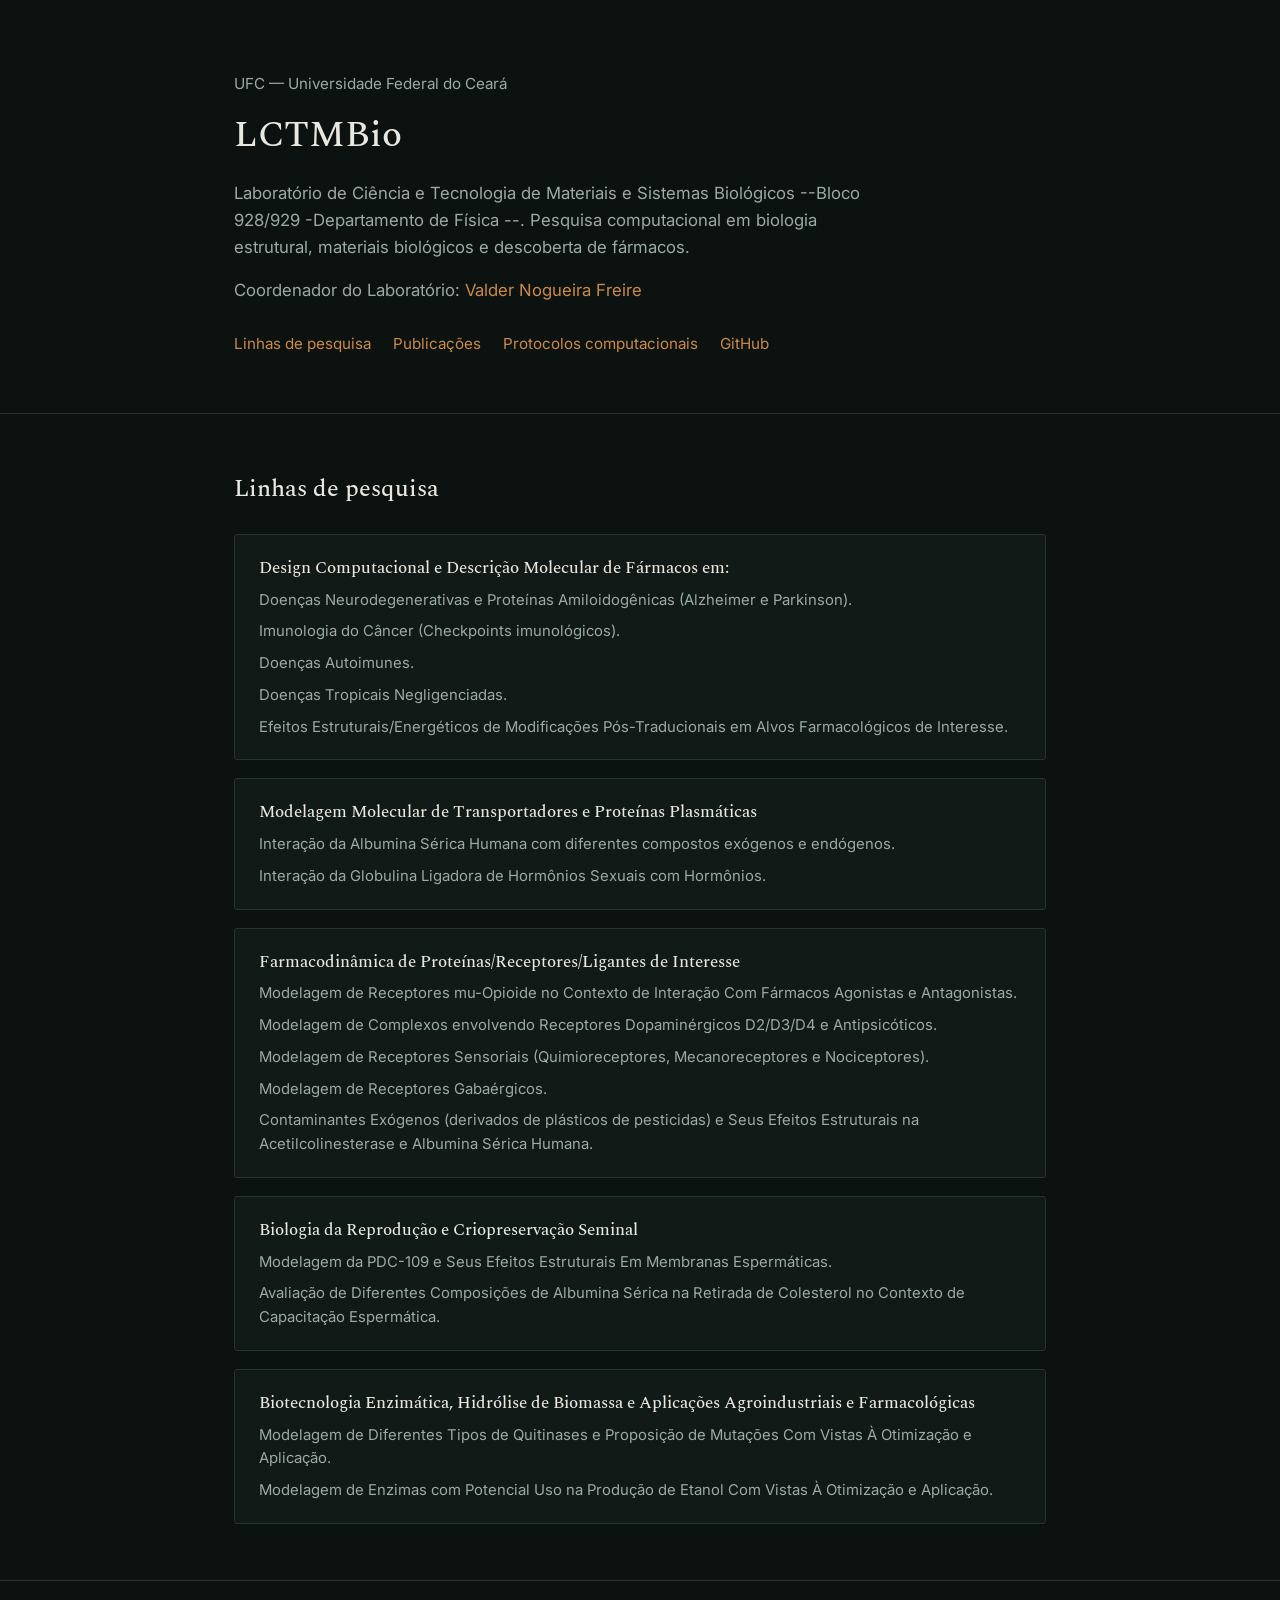
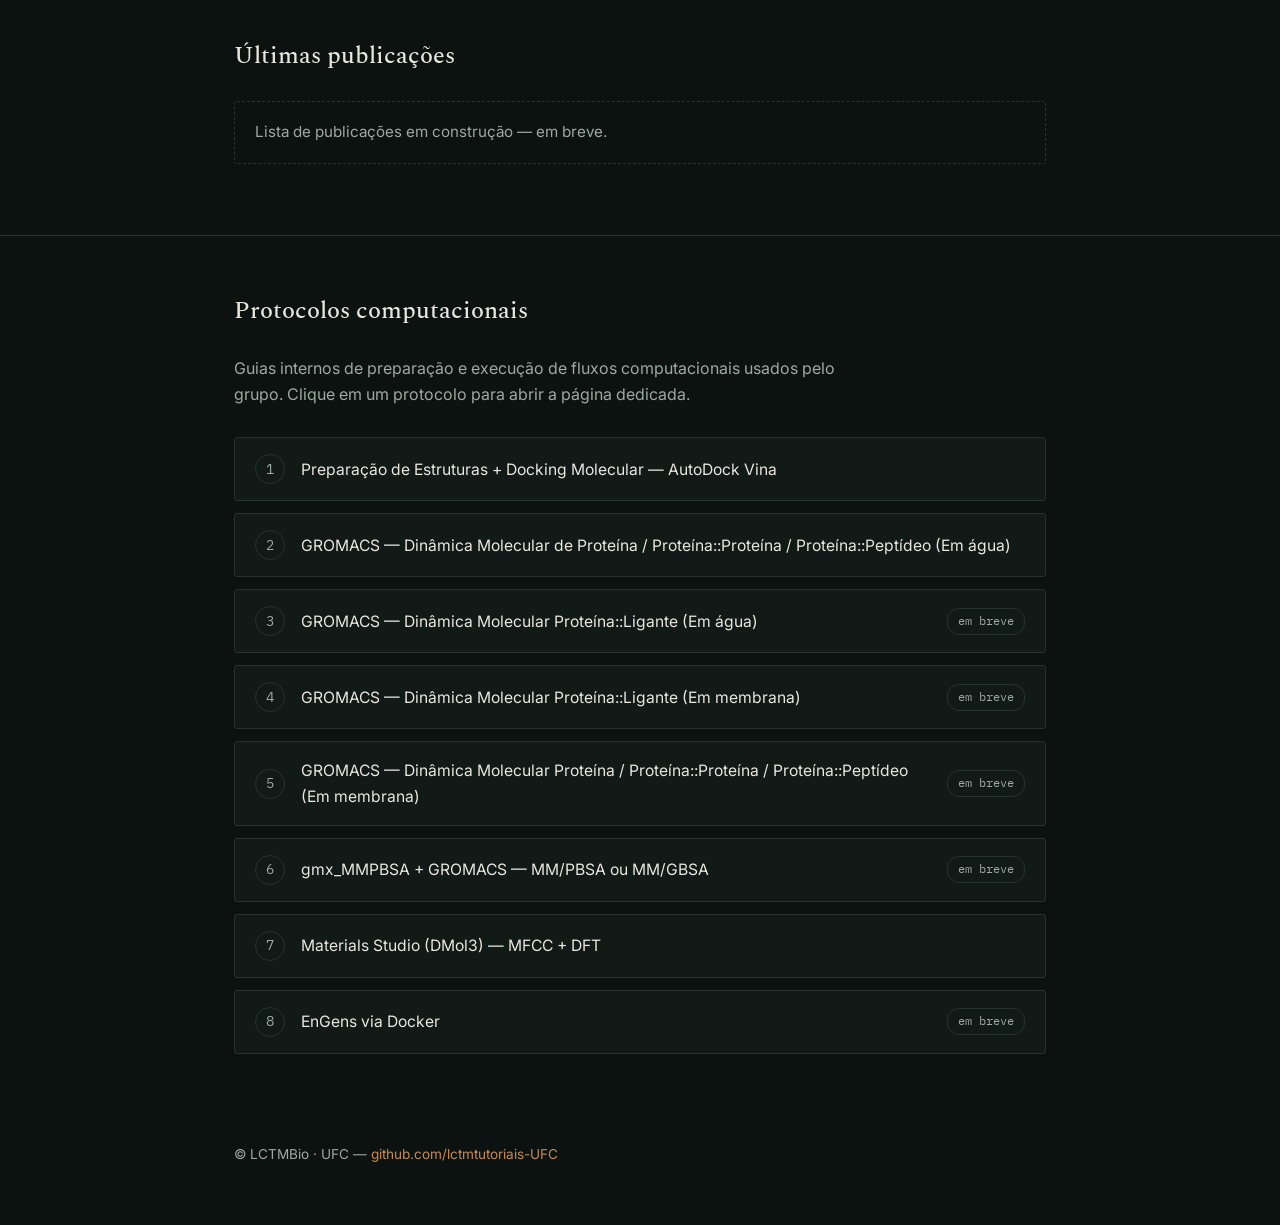
<file: index.html>
<!DOCTYPE html>
<html lang="pt-BR">
<head>
<meta charset="UTF-8">
<meta name="viewport" content="width=device-width, initial-scale=1.0">
<title>LCTMBio — Laboratório de Ciência e Tecnologia de Materiais e Sistemas Biológicos</title>
<link rel="preconnect" href="https://fonts.googleapis.com">
<link rel="preconnect" href="https://fonts.gstatic.com" crossorigin>
<link href="https://fonts.googleapis.com/css2?family=Spectral:wght@400;500;600&family=Inter:wght@400;500;600&family=IBM+Plex+Mono:wght@400;500&display=swap" rel="stylesheet">
<link rel="stylesheet" href="assets/style.css">
</head>
<body>

<header class="hero">
  <div class="wrap">
    <p class="kicker">UFC — Universidade Federal do Ceará</p>
    <h1>LCTMBio</h1>
    <p class="desc">Laboratório de Ciência e Tecnologia de Materiais e Sistemas Biológicos --Bloco 928/929 -Departamento de Física --. Pesquisa computacional em biologia estrutural, materiais biológicos e descoberta de fármacos.</p>
    <p class="desc">Coordenador do Laboratório: <a href="http://lattes.cnpq.br/8647922327100953" target="_blank" rel="noopener">Valder Nogueira Freire</a></h3></p>
    <nav>
      <a href="#linhas">Linhas de pesquisa</a>
      <a href="#publicacoes">Publicações</a>
      <a href="#protocolos">Protocolos computacionais</a>
      <a href="https://github.com/lctmtutoriais-UFC">GitHub</a>
    </nav>
  </div>
</header>

<section id="linhas">
  <div class="wrap">
    <h2>Linhas de pesquisa</h2>
    <div class="lines">
      <div class="line-item">
        <h3>Design Computacional e Descrição Molecular de Fármacos em:</h3>
        <p>Doenças Neurodegenerativas e Proteínas Amiloidogênicas (Alzheimer e Parkinson).</p>
        <p>Imunologia do Câncer (Checkpoints imunológicos).</p>
        <p>Doenças Autoimunes.</p>
        <p>Doenças Tropicais Negligenciadas.</p>
        <p>Efeitos Estruturais/Energéticos de Modificações Pós-Traducionais em Alvos Farmacológicos de Interesse.</p>
      </div>
      <div class="line-item">
        <h3>Modelagem Molecular de Transportadores e Proteínas Plasmáticas</h3>
        <p>Interação da Albumina Sérica Humana com diferentes compostos exógenos e endógenos.</p>
        <p>Interação da Globulina Ligadora de Hormônios Sexuais com Hormônios.</p>
      </div>
      <div class="line-item">
        <h3>Farmacodinâmica de Proteínas/Receptores/Ligantes de Interesse</h3>
        <p>Modelagem de Receptores mu-Opioide no Contexto de Interação Com Fármacos Agonistas e Antagonistas.</p>
        <p>Modelagem de Complexos envolvendo Receptores Dopaminérgicos D2/D3/D4 e Antipsicóticos.</p>
        <p>Modelagem de Receptores Sensoriais (Quimioreceptores, Mecanoreceptores e Nociceptores).</p>
        <p>Modelagem de Receptores Gabaérgicos.</p>
        <p>Contaminantes Exógenos (derivados de plásticos de pesticidas) e Seus Efeitos Estruturais na Acetilcolinesterase e Albumina Sérica Humana.</p>
      </div>
      <div class="line-item">
        <h3>Biologia da Reprodução e Criopreservação Seminal</h3>
        <p>Modelagem da PDC-109 e Seus Efeitos Estruturais Em Membranas Espermáticas.</p>
        <p>Avaliação de Diferentes Composições de Albumina Sérica na Retirada de Colesterol no Contexto de Capacitação Espermática.</p>
      </div>
      <div class="line-item">
        <h3>Biotecnologia Enzimática, Hidrólise de Biomassa e Aplicações Agroindustriais e Farmacológicas</h3>
        <p>Modelagem de Diferentes Tipos de Quitinases e Proposição de Mutações Com Vistas À Otimização e Aplicação.</p>
        <p>Modelagem de Enzimas com Potencial Uso na Produção de Etanol Com Vistas À Otimização e Aplicação.</p>
      </div>
    </div>
  </div>
</section>

<section id="publicacoes">
  <div class="wrap">
    <h2>Últimas publicações</h2>
    <p class="pub-placeholder">Lista de publicações em construção — em breve.</p>
  </div>
</section>

<section id="protocolos">
  <div class="wrap">
    <h2>Protocolos computacionais</h2>
    <p class="protocol-intro">Guias internos de preparação e execução de fluxos computacionais usados pelo grupo. Clique em um protocolo para abrir a página dedicada.</p>

    <ul class="protocol-list">
      <li><a href="protocolos/docking-vina.html"><span class="protocol-num">1</span><span class="protocol-title">Preparação de Estruturas + Docking Molecular — AutoDock Vina</span></a></li>
      <li><a href="protocolos/md-proteina-agua.html"><span class="protocol-num">2</span><span class="protocol-title">GROMACS — Dinâmica Molecular de Proteína / Proteína::Proteína / Proteína::Peptídeo (Em água)</span></a></li>
      <li><a href="protocolos/md-proteina-ligante-agua.html"><span class="protocol-num">3</span><span class="protocol-title">GROMACS — Dinâmica Molecular Proteína::Ligante (Em água)</span><span class="status-pill">em breve</span></a></li>
      <li><a href="protocolos/md-proteina-ligante-membrana.html"><span class="protocol-num">4</span><span class="protocol-title">GROMACS — Dinâmica Molecular Proteína::Ligante (Em membrana)</span><span class="status-pill">em breve</span></a></li>
      <li><a href="protocolos/md-proteina-membrana.html"><span class="protocol-num">5</span><span class="protocol-title">GROMACS — Dinâmica Molecular Proteína / Proteína::Proteína / Proteína::Peptídeo (Em membrana)</span><span class="status-pill">em breve</span></a></li>
      <li><a href="protocolos/mmpbsa-gbsa.html"><span class="protocol-num">6</span><span class="protocol-title">gmx_MMPBSA + GROMACS — MM/PBSA ou MM/GBSA</span><span class="status-pill">em breve</span></a></li>
      <li><a href="protocolos/mfcc-dft.html"><span class="protocol-num">7</span><span class="protocol-title">Materials Studio (DMol3) — MFCC + DFT</span></a></li>
      <li><a href="protocolos/conf-representativas-EnGens.html"><span class="protocol-num">8</span><span class="protocol-title">EnGens via Docker</span><span class="status-pill">em breve</span></a></li>
    </ul>
  </div>
</section>

<footer>
  <div class="wrap">
    © LCTMBio · UFC — <a href="https://github.com/lctmtutoriais-UFC">github.com/lctmtutoriais-UFC</a>
  </div>
</footer>

</body>
</html>
</file>
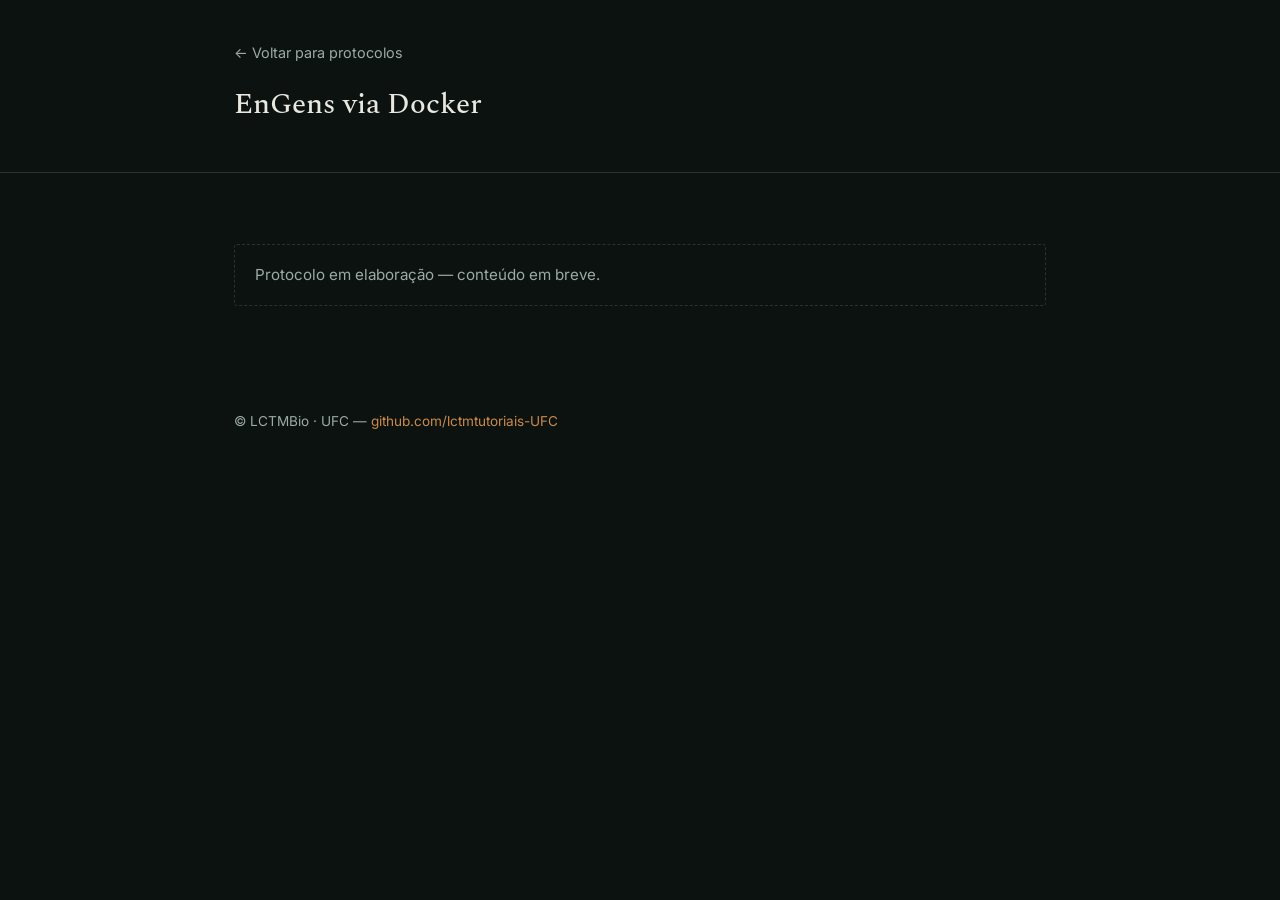
<file: protocolos/conf-representativas-EnGens.html>
<!DOCTYPE html>
<html lang="pt-BR">
<head>
<meta charset="UTF-8">
<meta name="viewport" content="width=device-width, initial-scale=1.0">
<title>EnGens via Docker — LCTMBio</title>
<link rel="preconnect" href="https://fonts.googleapis.com">
<link rel="preconnect" href="https://fonts.gstatic.com" crossorigin>
<link href="https://fonts.googleapis.com/css2?family=Spectral:wght@400;500;600&family=Inter:wght@400;500;600&family=IBM+Plex+Mono:wght@400;500&display=swap" rel="stylesheet">
<link rel="stylesheet" href="../assets/style.css">
</head>
<body>

<header class="page-header">
  <div class="wrap">
    <a class="back-link" href="../index.html#protocolos">← Voltar para protocolos</a>
    <h1>EnGens via Docker</h1>
  </div>
</header>

<section>
  <div class="wrap">
    <p class="pub-placeholder">Protocolo em elaboração — conteúdo em breve.</p>
  </div>
</section>

<footer>
  <div class="wrap">
    © LCTMBio · UFC — <a href="https://github.com/lctmtutoriais-UFC">github.com/lctmtutoriais-UFC</a>
  </div>
</footer>

</body>
</html>
</file>
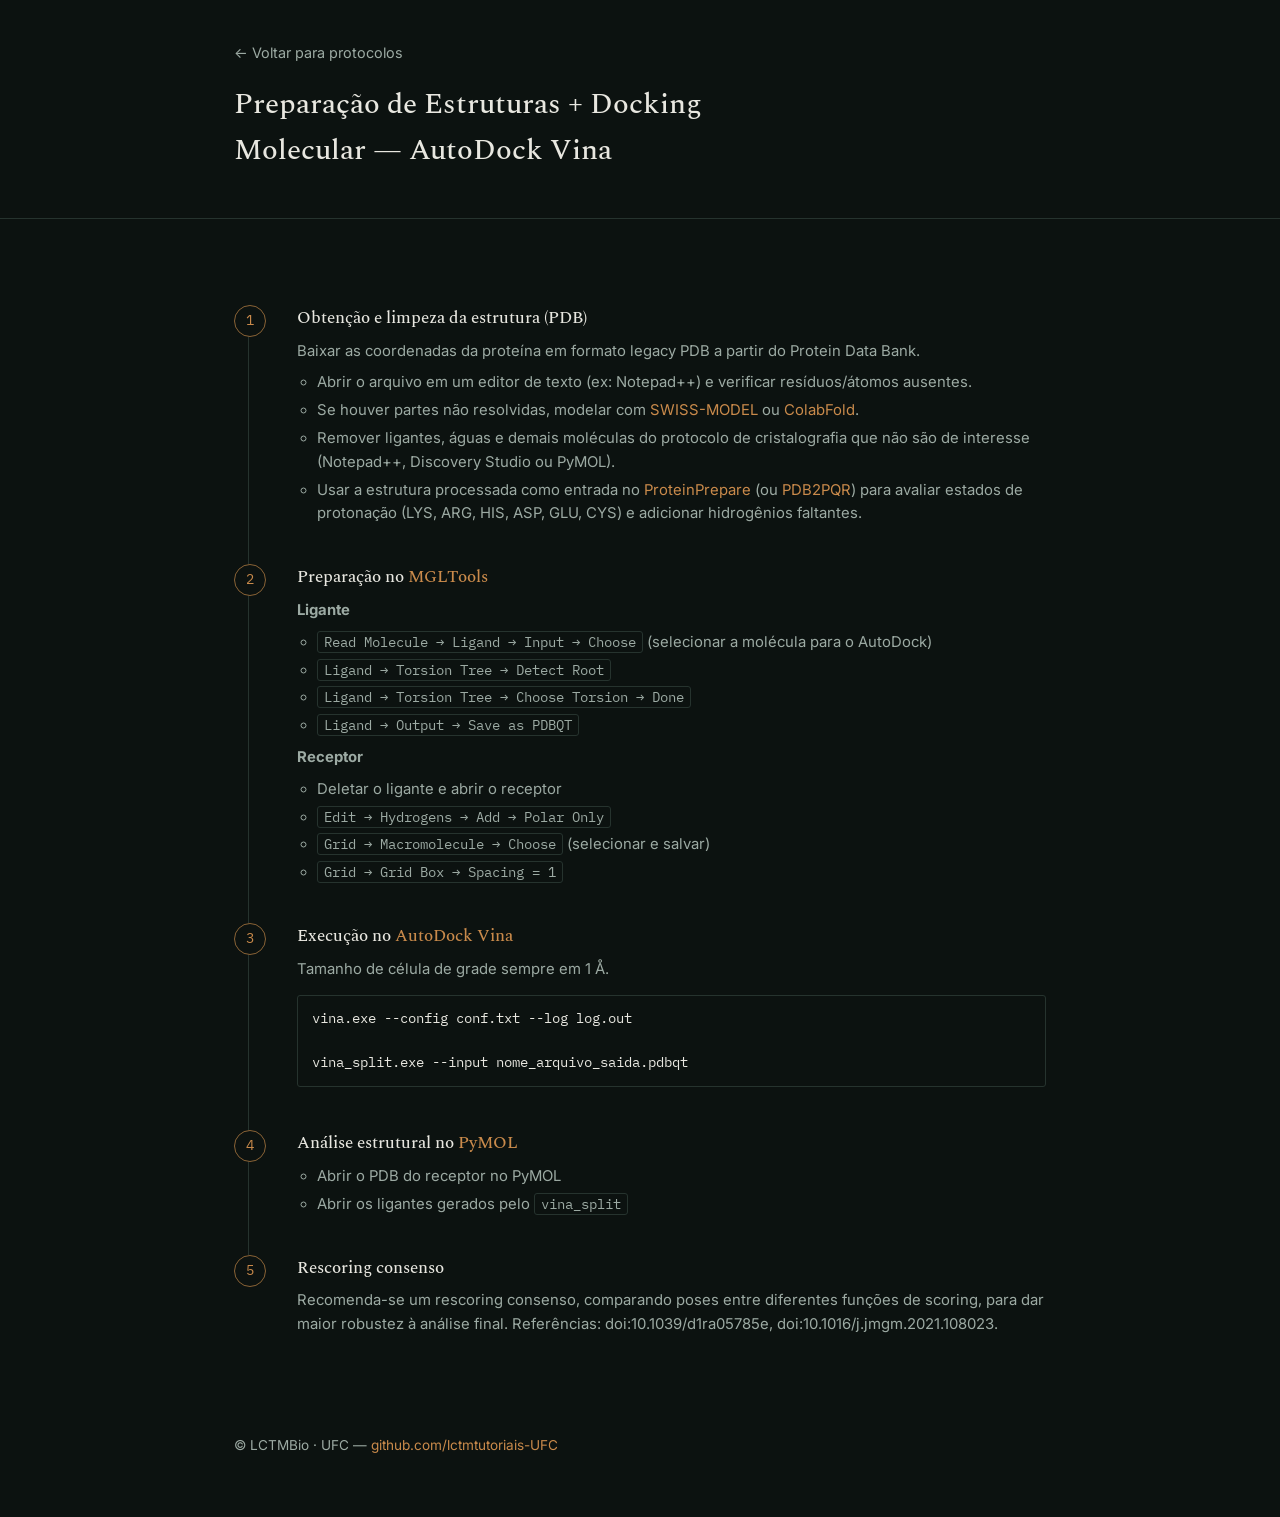
<file: protocolos/docking-vina.html>
<!DOCTYPE html>
<html lang="pt-BR">
<head>
<meta charset="UTF-8">
<meta name="viewport" content="width=device-width, initial-scale=1.0">
<title>Preparação de Estruturas + Docking Molecular (AutoDock Vina) — LCTMBio</title>
<link rel="preconnect" href="https://fonts.googleapis.com">
<link rel="preconnect" href="https://fonts.gstatic.com" crossorigin>
<link href="https://fonts.googleapis.com/css2?family=Spectral:wght@400;500;600&family=Inter:wght@400;500;600&family=IBM+Plex+Mono:wght@400;500&display=swap" rel="stylesheet">
<link rel="stylesheet" href="../assets/style.css">
</head>
<body>

<header class="page-header">
  <div class="wrap">
    <a class="back-link" href="../index.html#protocolos">← Voltar para protocolos</a>
    <h1>Preparação de Estruturas + Docking Molecular — AutoDock Vina</h1>
  </div>
</header>

<section>
  <div class="wrap">
    <ol class="steps">
      <li>
        <h3>Obtenção e limpeza da estrutura (PDB)</h3>
        <p>Baixar as coordenadas da proteína em formato legacy PDB a partir do Protein Data Bank.</p>
        <ul>
          <li>Abrir o arquivo em um editor de texto (ex: Notepad++) e verificar resíduos/átomos ausentes.</li>
          <li>Se houver partes não resolvidas, modelar com <a href="https://swissmodel.expasy.org/" target="_blank" rel="noopener">SWISS-MODEL</a> ou <a href="https://colab.research.google.com/github/sokrypton/ColabFold/blob/main/AlphaFold2.ipynb" target="_blank" rel="noopener">ColabFold</a>.</li>
          <li>Remover ligantes, águas e demais moléculas do protocolo de cristalografia que não são de interesse (Notepad++, Discovery Studio ou PyMOL).</li>
          <li>Usar a estrutura processada como entrada no <a href="https://open.playmolecule.org/" target="_blank" rel="noopener">ProteinPrepare</a> (ou <a href="https://server.poissonboltzmann.org/pdb2pqr" target="_blank" rel="noopener">PDB2PQR</a>) para avaliar estados de protonação (LYS, ARG, HIS, ASP, GLU, CYS) e adicionar hidrogênios faltantes.</li>
        </ul>
      </li>

      <li>
        <h3>Preparação no <a href="https://ccsb.scripps.edu/mgltools/downloads/" target="_blank" rel="noopener">MGLTools</a></h3>
        <p><strong>Ligante</strong></p>
        <ul>
          <li><code class="inline">Read Molecule → Ligand → Input → Choose</code> (selecionar a molécula para o AutoDock)</li>
          <li><code class="inline">Ligand → Torsion Tree → Detect Root</code></li>
          <li><code class="inline">Ligand → Torsion Tree → Choose Torsion → Done</code></li>
          <li><code class="inline">Ligand → Output → Save as PDBQT</code></li>
        </ul>
        <p><strong>Receptor</strong></p>
        <ul>
          <li>Deletar o ligante e abrir o receptor</li>
          <li><code class="inline">Edit → Hydrogens → Add → Polar Only</code></li>
          <li><code class="inline">Grid → Macromolecule → Choose</code> (selecionar e salvar)</li>
          <li><code class="inline">Grid → Grid Box → Spacing = 1</code></li>
        </ul>
      </li>

      <li>
        <h3>Execução no <a href="https://vina.scripps.edu/" target="_blank" rel="noopener">AutoDock Vina</a></h3>
        <p>Tamanho de célula de grade sempre em 1 Å.</p>
        <pre>vina.exe --config conf.txt --log log.out

vina_split.exe --input nome_arquivo_saida.pdbqt</pre>
      </li>

      <li>
        <h3>Análise estrutural no <a href="https://www.pymol.org/" target="_blank" rel="noopener">PyMOL</a></h3>
        <ul>
          <li>Abrir o PDB do receptor no PyMOL</li>
          <li>Abrir os ligantes gerados pelo <code class="inline">vina_split</code></li>
        </ul>
      </li>

      <li>
        <h3>Rescoring consenso</h3>
        <p>Recomenda-se um rescoring consenso, comparando poses entre diferentes funções de scoring, para dar maior robustez à análise final. Referências: doi:10.1039/d1ra05785e, doi:10.1016/j.jmgm.2021.108023.</p>
      </li>
    </ol>
  </div>
</section>

<footer>
  <div class="wrap">
    © LCTMBio · UFC — <a href="https://github.com/lctmtutoriais-UFC">github.com/lctmtutoriais-UFC</a>
  </div>
</footer>

</body>
</html>
</file>
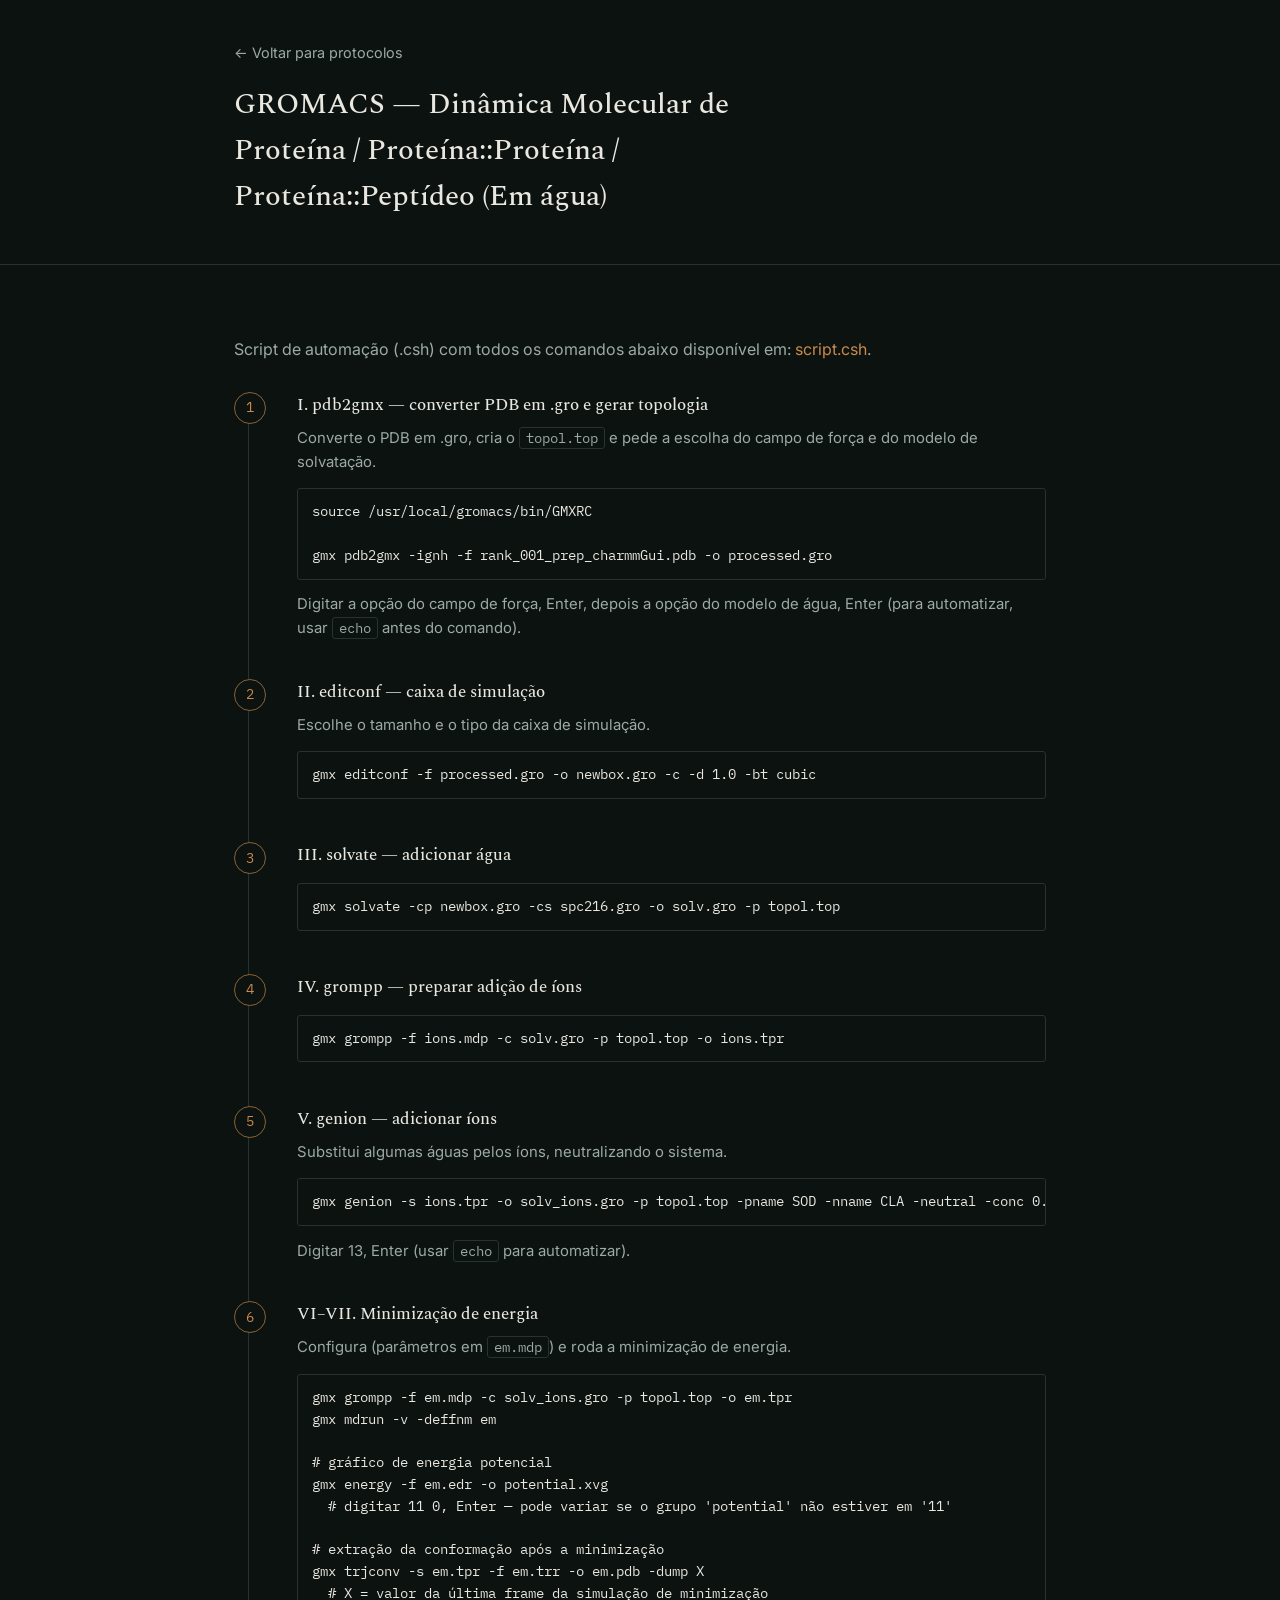
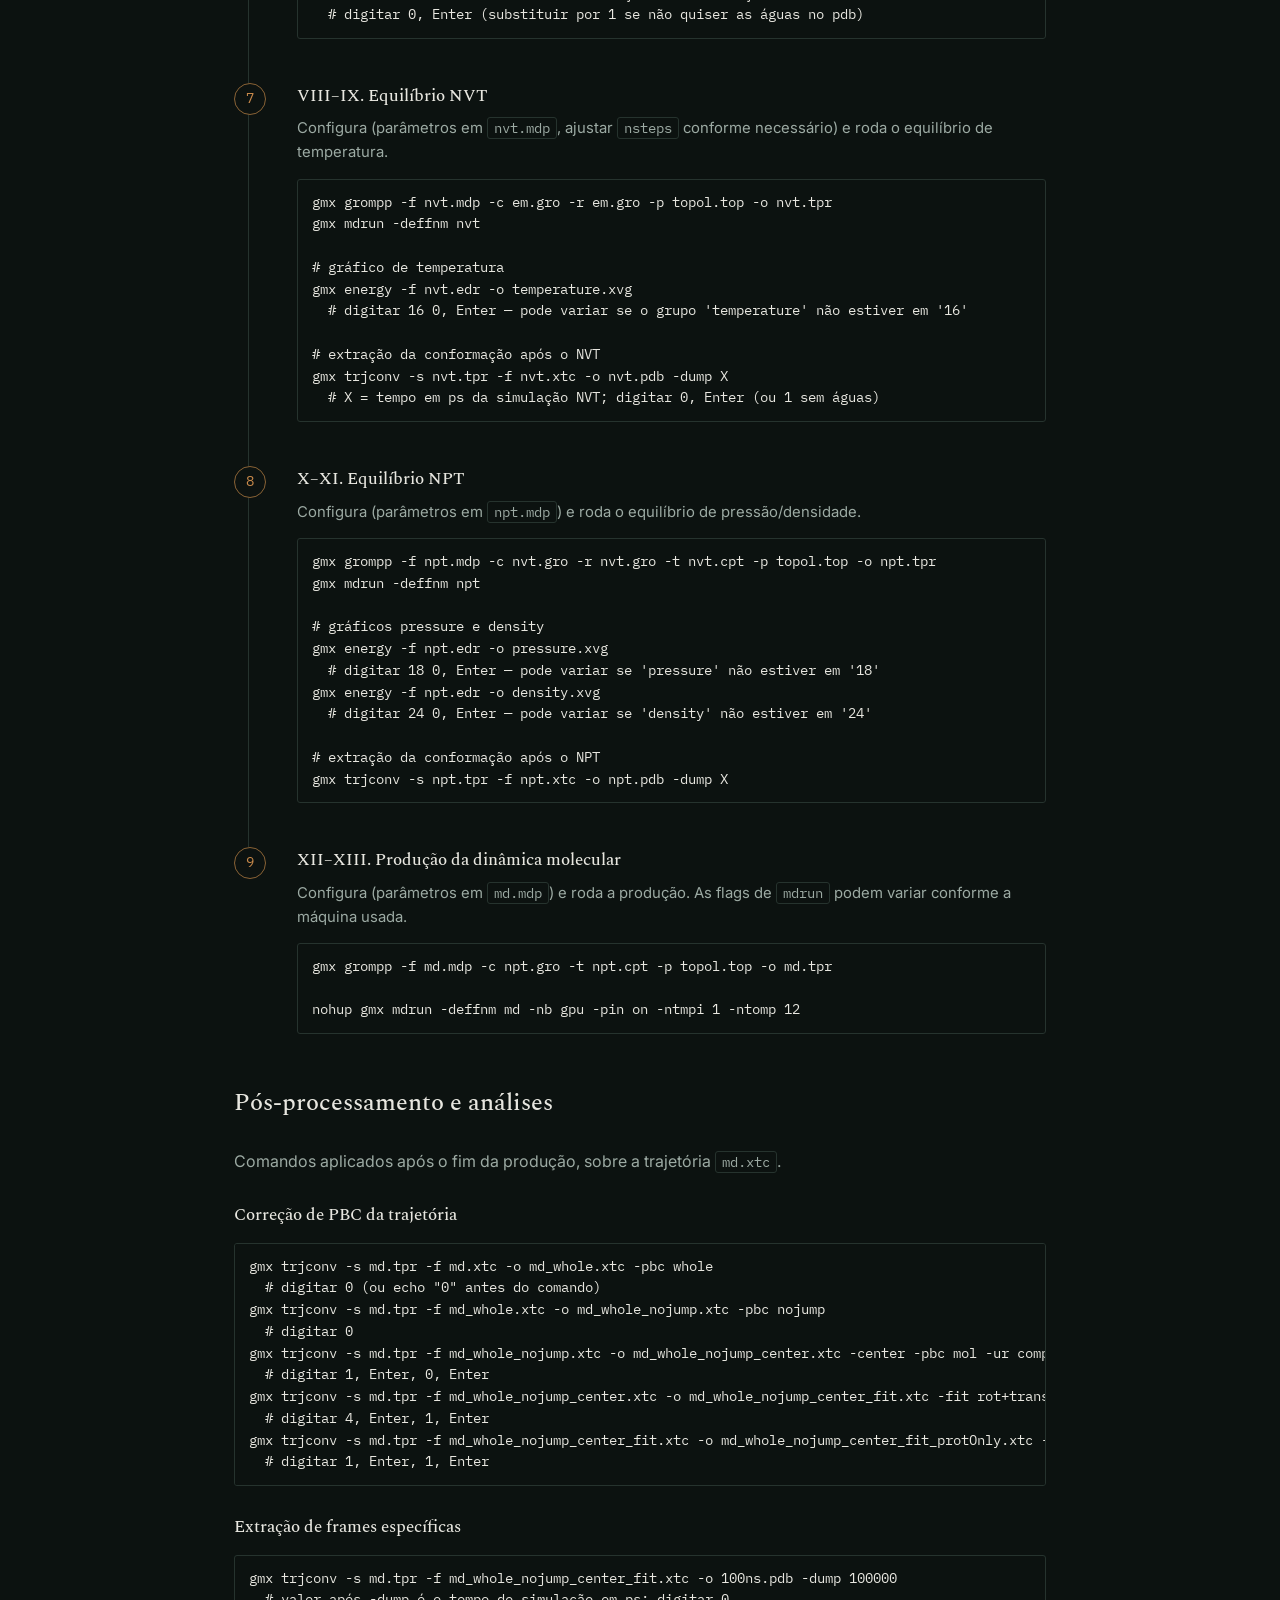
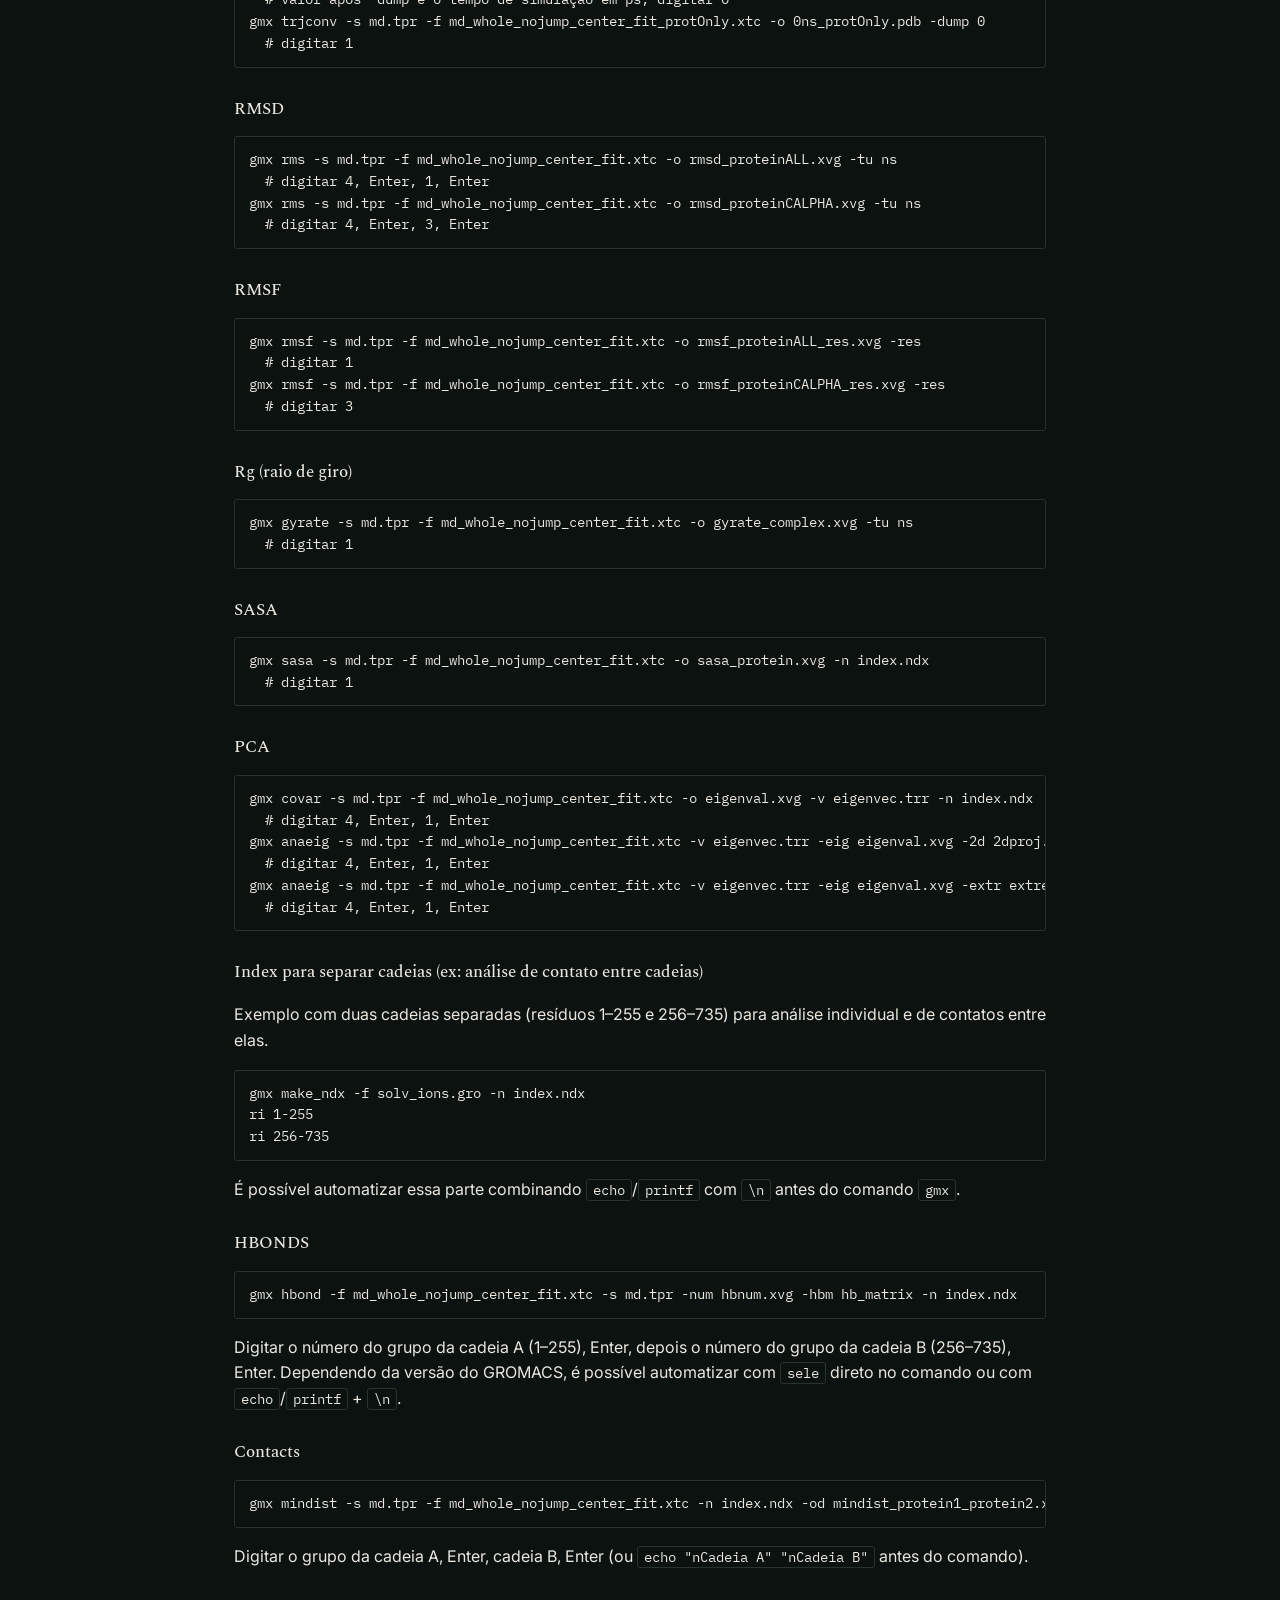
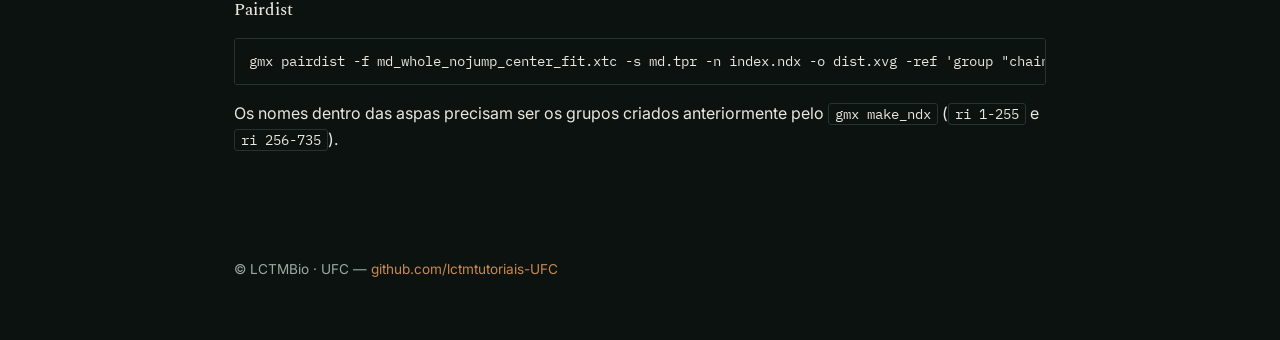
<file: protocolos/md-proteina-agua.html>
<!DOCTYPE html>
<html lang="pt-BR">
<head>
<meta charset="UTF-8">
<meta name="viewport" content="width=device-width, initial-scale=1.0">
<title>GROMACS — Dinâmica Molecular de Proteína / Proteína::Proteína / Proteína::Peptídeo (Em água) — LCTMBio</title>
<link rel="preconnect" href="https://fonts.googleapis.com">
<link rel="preconnect" href="https://fonts.gstatic.com" crossorigin>
<link href="https://fonts.googleapis.com/css2?family=Spectral:wght@400;500;600&family=Inter:wght@400;500;600&family=IBM+Plex+Mono:wght@400;500&display=swap" rel="stylesheet">
<link rel="stylesheet" href="../assets/style.css">
</head>
<body>

<header class="page-header">
  <div class="wrap">
    <a class="back-link" href="../index.html#protocolos">← Voltar para protocolos</a>
    <h1>GROMACS — Dinâmica Molecular de Proteína / Proteína::Proteína / Proteína::Peptídeo (Em água)</h1>
  </div>
</header>

<section>
  <div class="wrap">
    <p class="protocol-intro">Script de automação (.csh) com todos os comandos abaixo disponível em: <a href="https://github.com/lctmtutoriais-UFC/.github.io/blob/74e7750c34f6b6d82a7593d5f21d34f54bab13e0/Arquivos_Proteina_Proteina-Proteina_Proteina-Peptideo%20-Agua/script.csh">script.csh</a>.</p>

    <ol class="steps">
      <li>
        <h3>I. pdb2gmx — converter PDB em .gro e gerar topologia</h3>
        <p>Converte o PDB em .gro, cria o <code class="inline">topol.top</code> e pede a escolha do campo de força e do modelo de solvatação.</p>
        <pre>source /usr/local/gromacs/bin/GMXRC

gmx pdb2gmx -ignh -f rank_001_prep_charmmGui.pdb -o processed.gro</pre>
        <p>Digitar a opção do campo de força, Enter, depois a opção do modelo de água, Enter (para automatizar, usar <code class="inline">echo</code> antes do comando).</p>
      </li>

      <li>
        <h3>II. editconf — caixa de simulação</h3>
        <p>Escolhe o tamanho e o tipo da caixa de simulação.</p>
        <pre>gmx editconf -f processed.gro -o newbox.gro -c -d 1.0 -bt cubic</pre>
      </li>

      <li>
        <h3>III. solvate — adicionar água</h3>
        <pre>gmx solvate -cp newbox.gro -cs spc216.gro -o solv.gro -p topol.top</pre>
      </li>

      <li>
        <h3>IV. grompp — preparar adição de íons</h3>
        <pre>gmx grompp -f ions.mdp -c solv.gro -p topol.top -o ions.tpr</pre>
      </li>

      <li>
        <h3>V. genion — adicionar íons</h3>
        <p>Substitui algumas águas pelos íons, neutralizando o sistema.</p>
        <pre>gmx genion -s ions.tpr -o solv_ions.gro -p topol.top -pname SOD -nname CLA -neutral -conc 0.15</pre>
        <p>Digitar 13, Enter (usar <code class="inline">echo</code> para automatizar).</p>
      </li>

      <li>
        <h3>VI–VII. Minimização de energia</h3>
        <p>Configura (parâmetros em <code class="inline">em.mdp</code>) e roda a minimização de energia.</p>
        <pre>gmx grompp -f em.mdp -c solv_ions.gro -p topol.top -o em.tpr
gmx mdrun -v -deffnm em

# gráfico de energia potencial
gmx energy -f em.edr -o potential.xvg
  # digitar 11 0, Enter — pode variar se o grupo 'potential' não estiver em '11'

# extração da conformação após a minimização
gmx trjconv -s em.tpr -f em.trr -o em.pdb -dump X
  # X = valor da última frame da simulação de minimização
  # digitar 0, Enter (substituir por 1 se não quiser as águas no pdb)</pre>
      </li>

      <li>
        <h3>VIII–IX. Equilíbrio NVT</h3>
        <p>Configura (parâmetros em <code class="inline">nvt.mdp</code>, ajustar <code class="inline">nsteps</code> conforme necessário) e roda o equilíbrio de temperatura.</p>
        <pre>gmx grompp -f nvt.mdp -c em.gro -r em.gro -p topol.top -o nvt.tpr
gmx mdrun -deffnm nvt

# gráfico de temperatura
gmx energy -f nvt.edr -o temperature.xvg
  # digitar 16 0, Enter — pode variar se o grupo 'temperature' não estiver em '16'

# extração da conformação após o NVT
gmx trjconv -s nvt.tpr -f nvt.xtc -o nvt.pdb -dump X
  # X = tempo em ps da simulação NVT; digitar 0, Enter (ou 1 sem águas)</pre>
      </li>

      <li>
        <h3>X–XI. Equilíbrio NPT</h3>
        <p>Configura (parâmetros em <code class="inline">npt.mdp</code>) e roda o equilíbrio de pressão/densidade.</p>
        <pre>gmx grompp -f npt.mdp -c nvt.gro -r nvt.gro -t nvt.cpt -p topol.top -o npt.tpr
gmx mdrun -deffnm npt

# gráficos pressure e density
gmx energy -f npt.edr -o pressure.xvg
  # digitar 18 0, Enter — pode variar se 'pressure' não estiver em '18'
gmx energy -f npt.edr -o density.xvg
  # digitar 24 0, Enter — pode variar se 'density' não estiver em '24'

# extração da conformação após o NPT
gmx trjconv -s npt.tpr -f npt.xtc -o npt.pdb -dump X</pre>
      </li>

      <li>
        <h3>XII–XIII. Produção da dinâmica molecular</h3>
        <p>Configura (parâmetros em <code class="inline">md.mdp</code>) e roda a produção. As flags de <code class="inline">mdrun</code> podem variar conforme a máquina usada.</p>
        <pre>gmx grompp -f md.mdp -c npt.gro -t npt.cpt -p topol.top -o md.tpr

nohup gmx mdrun -deffnm md -nb gpu -pin on -ntmpi 1 -ntomp 12</pre>
      </li>
    </ol>

    <h2 style="margin-top:50px;">Pós-processamento e análises</h2>
    <p class="protocol-intro">Comandos aplicados após o fim da produção, sobre a trajetória <code class="inline">md.xtc</code>.</p>

    <h3 style="margin-top:28px;font-size:1.05rem;">Correção de PBC da trajetória</h3>
    <pre>gmx trjconv -s md.tpr -f md.xtc -o md_whole.xtc -pbc whole
  # digitar 0 (ou echo "0" antes do comando)
gmx trjconv -s md.tpr -f md_whole.xtc -o md_whole_nojump.xtc -pbc nojump
  # digitar 0
gmx trjconv -s md.tpr -f md_whole_nojump.xtc -o md_whole_nojump_center.xtc -center -pbc mol -ur compact
  # digitar 1, Enter, 0, Enter
gmx trjconv -s md.tpr -f md_whole_nojump_center.xtc -o md_whole_nojump_center_fit.xtc -fit rot+trans
  # digitar 4, Enter, 1, Enter
gmx trjconv -s md.tpr -f md_whole_nojump_center_fit.xtc -o md_whole_nojump_center_fit_protOnly.xtc -center -pbc mol -ur compact
  # digitar 1, Enter, 1, Enter</pre>

    <h3 style="margin-top:28px;font-size:1.05rem;">Extração de frames específicas</h3>
    <pre>gmx trjconv -s md.tpr -f md_whole_nojump_center_fit.xtc -o 100ns.pdb -dump 100000
  # valor após -dump é o tempo de simulação em ps; digitar 0
gmx trjconv -s md.tpr -f md_whole_nojump_center_fit_protOnly.xtc -o 0ns_protOnly.pdb -dump 0
  # digitar 1</pre>

    <h3 style="margin-top:28px;font-size:1.05rem;">RMSD</h3>
    <pre>gmx rms -s md.tpr -f md_whole_nojump_center_fit.xtc -o rmsd_proteinALL.xvg -tu ns
  # digitar 4, Enter, 1, Enter
gmx rms -s md.tpr -f md_whole_nojump_center_fit.xtc -o rmsd_proteinCALPHA.xvg -tu ns
  # digitar 4, Enter, 3, Enter</pre>

    <h3 style="margin-top:28px;font-size:1.05rem;">RMSF</h3>
    <pre>gmx rmsf -s md.tpr -f md_whole_nojump_center_fit.xtc -o rmsf_proteinALL_res.xvg -res
  # digitar 1
gmx rmsf -s md.tpr -f md_whole_nojump_center_fit.xtc -o rmsf_proteinCALPHA_res.xvg -res
  # digitar 3</pre>

    <h3 style="margin-top:28px;font-size:1.05rem;">Rg (raio de giro)</h3>
    <pre>gmx gyrate -s md.tpr -f md_whole_nojump_center_fit.xtc -o gyrate_complex.xvg -tu ns
  # digitar 1</pre>

    <h3 style="margin-top:28px;font-size:1.05rem;">SASA</h3>
    <pre>gmx sasa -s md.tpr -f md_whole_nojump_center_fit.xtc -o sasa_protein.xvg -n index.ndx
  # digitar 1</pre>

    <h3 style="margin-top:28px;font-size:1.05rem;">PCA</h3>
    <pre>gmx covar -s md.tpr -f md_whole_nojump_center_fit.xtc -o eigenval.xvg -v eigenvec.trr -n index.ndx
  # digitar 4, Enter, 1, Enter
gmx anaeig -s md.tpr -f md_whole_nojump_center_fit.xtc -v eigenvec.trr -eig eigenval.xvg -2d 2dproj.xvg -first 1 -last 2 -n index.ndx
  # digitar 4, Enter, 1, Enter
gmx anaeig -s md.tpr -f md_whole_nojump_center_fit.xtc -v eigenvec.trr -eig eigenval.xvg -extr extreme.pdb -first 1 -last 1 -nframes 30 -n index.ndx
  # digitar 4, Enter, 1, Enter</pre>

    <h3 style="margin-top:28px;font-size:1.05rem;">Index para separar cadeias (ex: análise de contato entre cadeias)</h3>
    <p>Exemplo com duas cadeias separadas (resíduos 1–255 e 256–735) para análise individual e de contatos entre elas.</p>
    <pre>gmx make_ndx -f solv_ions.gro -n index.ndx
ri 1-255
ri 256-735</pre>
    <p>É possível automatizar essa parte combinando <code class="inline">echo</code>/<code class="inline">printf</code> com <code class="inline">\n</code> antes do comando <code class="inline">gmx</code>.</p>

    <h3 style="margin-top:28px;font-size:1.05rem;">HBONDS</h3>
    <pre>gmx hbond -f md_whole_nojump_center_fit.xtc -s md.tpr -num hbnum.xvg -hbm hb_matrix -n index.ndx</pre>
    <p>Digitar o número do grupo da cadeia A (1–255), Enter, depois o número do grupo da cadeia B (256–735), Enter. Dependendo da versão do GROMACS, é possível automatizar com <code class="inline">sele</code> direto no comando ou com <code class="inline">echo</code>/<code class="inline">printf</code> + <code class="inline">\n</code>.</p>

    <h3 style="margin-top:28px;font-size:1.05rem;">Contacts</h3>
    <pre>gmx mindist -s md.tpr -f md_whole_nojump_center_fit.xtc -n index.ndx -od mindist_protein1_protein2.xvg -on contacts_protein1_protein2.xvg</pre>
    <p>Digitar o grupo da cadeia A, Enter, cadeia B, Enter (ou <code class="inline">echo "nCadeia A" "nCadeia B"</code> antes do comando).</p>

    <h3 style="margin-top:28px;font-size:1.05rem;">Pairdist</h3>
    <pre>gmx pairdist -f md_whole_nojump_center_fit.xtc -s md.tpr -n index.ndx -o dist.xvg -ref 'group "chain A"' -sel 'group "chain B"'</pre>
    <p>Os nomes dentro das aspas precisam ser os grupos criados anteriormente pelo <code class="inline">gmx make_ndx</code> (<code class="inline">ri 1-255</code> e <code class="inline">ri 256-735</code>).</p>
  </div>
</section>

<footer>
  <div class="wrap">
    © LCTMBio · UFC — <a href="https://github.com/lctmtutoriais-UFC">github.com/lctmtutoriais-UFC</a>
  </div>
</footer>

</body>
</html>
</file>
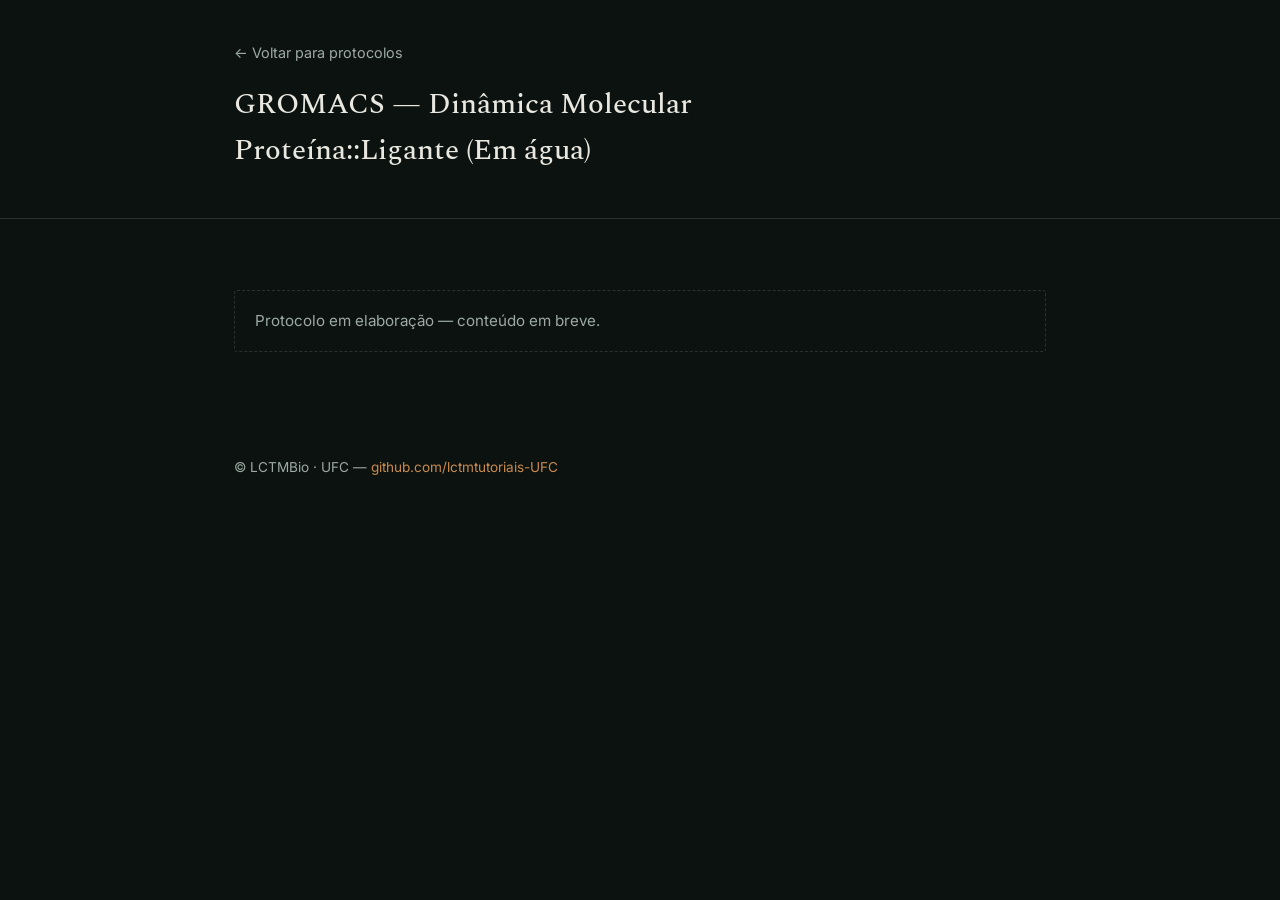
<file: protocolos/md-proteina-ligante-agua.html>
<!DOCTYPE html>
<html lang="pt-BR">
<head>
<meta charset="UTF-8">
<meta name="viewport" content="width=device-width, initial-scale=1.0">
<title>GROMACS — Dinâmica Molecular Proteína::Ligante (Em água) — LCTMBio</title>
<link rel="preconnect" href="https://fonts.googleapis.com">
<link rel="preconnect" href="https://fonts.gstatic.com" crossorigin>
<link href="https://fonts.googleapis.com/css2?family=Spectral:wght@400;500;600&family=Inter:wght@400;500;600&family=IBM+Plex+Mono:wght@400;500&display=swap" rel="stylesheet">
<link rel="stylesheet" href="../assets/style.css">
</head>
<body>

<header class="page-header">
  <div class="wrap">
    <a class="back-link" href="../index.html#protocolos">← Voltar para protocolos</a>
    <h1>GROMACS — Dinâmica Molecular Proteína::Ligante (Em água)</h1>
  </div>
</header>

<section>
  <div class="wrap">
    <p class="pub-placeholder">Protocolo em elaboração — conteúdo em breve.</p>
  </div>
</section>

<footer>
  <div class="wrap">
    © LCTMBio · UFC — <a href="https://github.com/lctmtutoriais-UFC">github.com/lctmtutoriais-UFC</a>
  </div>
</footer>

</body>
</html>
</file>
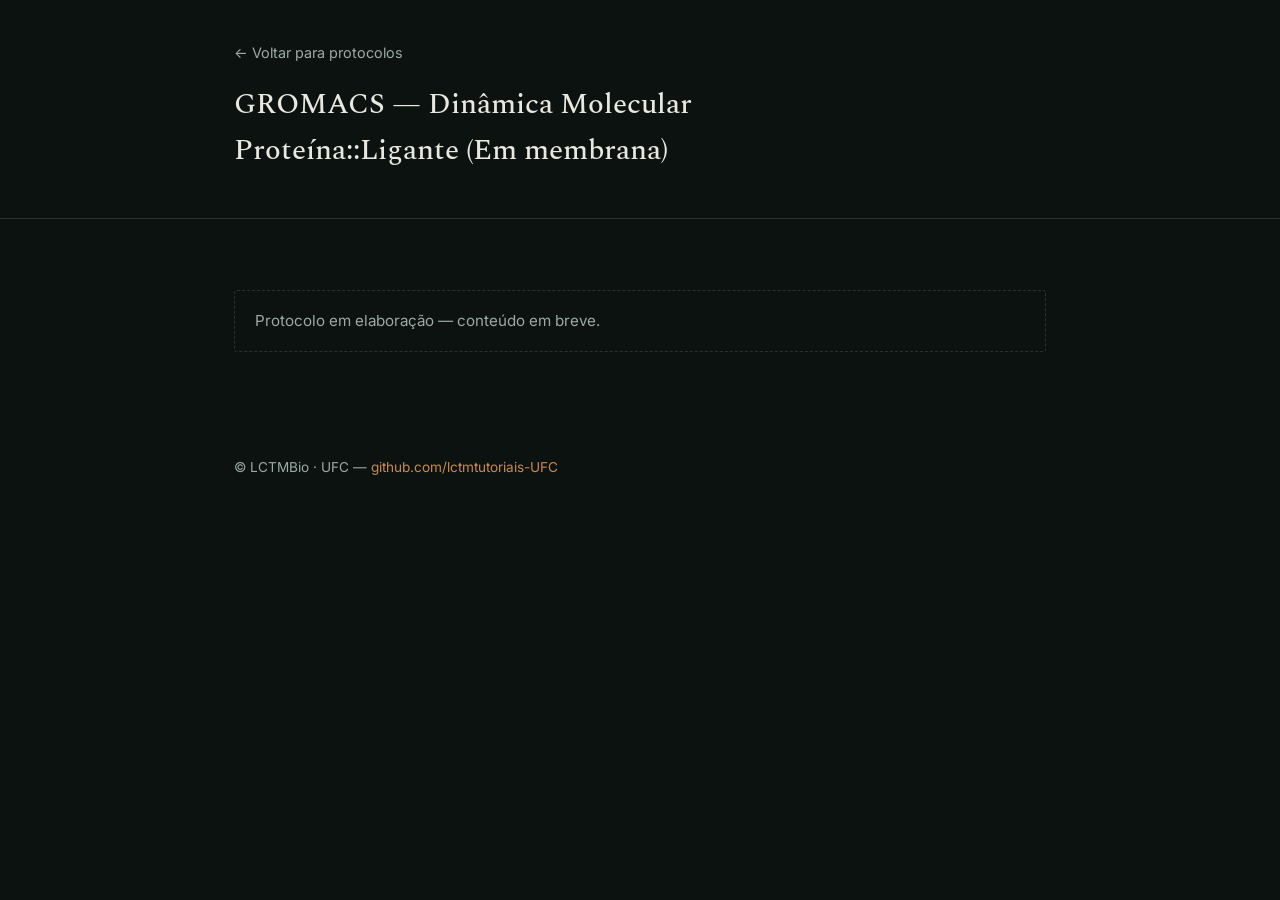
<file: protocolos/md-proteina-ligante-membrana.html>
<!DOCTYPE html>
<html lang="pt-BR">
<head>
<meta charset="UTF-8">
<meta name="viewport" content="width=device-width, initial-scale=1.0">
<title>GROMACS — Dinâmica Molecular Proteína::Ligante (Em membrana) — LCTMBio</title>
<link rel="preconnect" href="https://fonts.googleapis.com">
<link rel="preconnect" href="https://fonts.gstatic.com" crossorigin>
<link href="https://fonts.googleapis.com/css2?family=Spectral:wght@400;500;600&family=Inter:wght@400;500;600&family=IBM+Plex+Mono:wght@400;500&display=swap" rel="stylesheet">
<link rel="stylesheet" href="../assets/style.css">
</head>
<body>

<header class="page-header">
  <div class="wrap">
    <a class="back-link" href="../index.html#protocolos">← Voltar para protocolos</a>
    <h1>GROMACS — Dinâmica Molecular Proteína::Ligante (Em membrana)</h1>
  </div>
</header>

<section>
  <div class="wrap">
    <p class="pub-placeholder">Protocolo em elaboração — conteúdo em breve.</p>
  </div>
</section>

<footer>
  <div class="wrap">
    © LCTMBio · UFC — <a href="https://github.com/lctmtutoriais-UFC">github.com/lctmtutoriais-UFC</a>
  </div>
</footer>

</body>
</html>
</file>
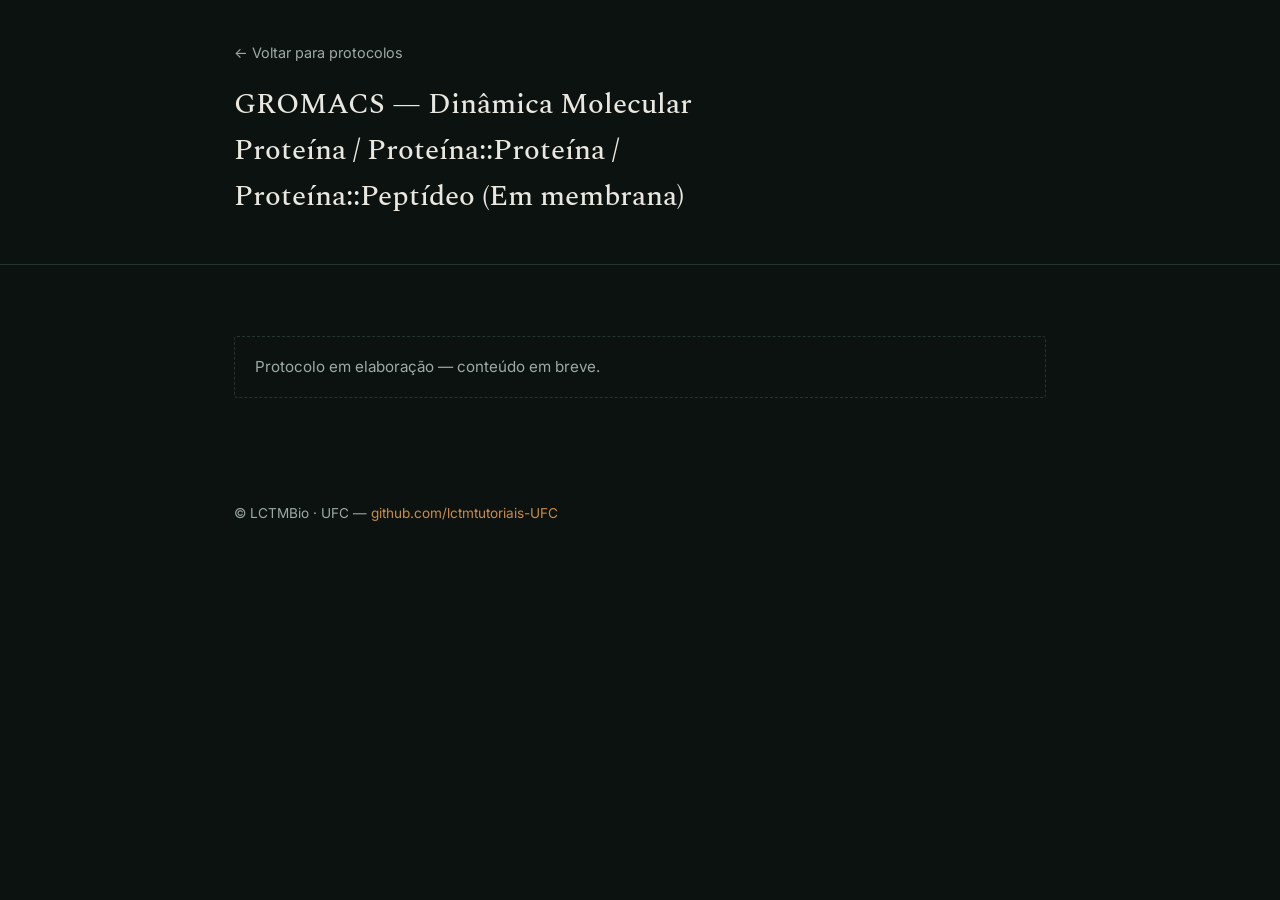
<file: protocolos/md-proteina-membrana.html>
<!DOCTYPE html>
<html lang="pt-BR">
<head>
<meta charset="UTF-8">
<meta name="viewport" content="width=device-width, initial-scale=1.0">
<title>GROMACS — Dinâmica Molecular Proteína / Proteína::Proteína / Proteína::Peptídeo (Em membrana) — LCTMBio</title>
<link rel="preconnect" href="https://fonts.googleapis.com">
<link rel="preconnect" href="https://fonts.gstatic.com" crossorigin>
<link href="https://fonts.googleapis.com/css2?family=Spectral:wght@400;500;600&family=Inter:wght@400;500;600&family=IBM+Plex+Mono:wght@400;500&display=swap" rel="stylesheet">
<link rel="stylesheet" href="../assets/style.css">
</head>
<body>

<header class="page-header">
  <div class="wrap">
    <a class="back-link" href="../index.html#protocolos">← Voltar para protocolos</a>
    <h1>GROMACS — Dinâmica Molecular Proteína / Proteína::Proteína / Proteína::Peptídeo (Em membrana)</h1>
  </div>
</header>

<section>
  <div class="wrap">
    <p class="pub-placeholder">Protocolo em elaboração — conteúdo em breve.</p>
  </div>
</section>

<footer>
  <div class="wrap">
    © LCTMBio · UFC — <a href="https://github.com/lctmtutoriais-UFC">github.com/lctmtutoriais-UFC</a>
  </div>
</footer>

</body>
</html>
</file>
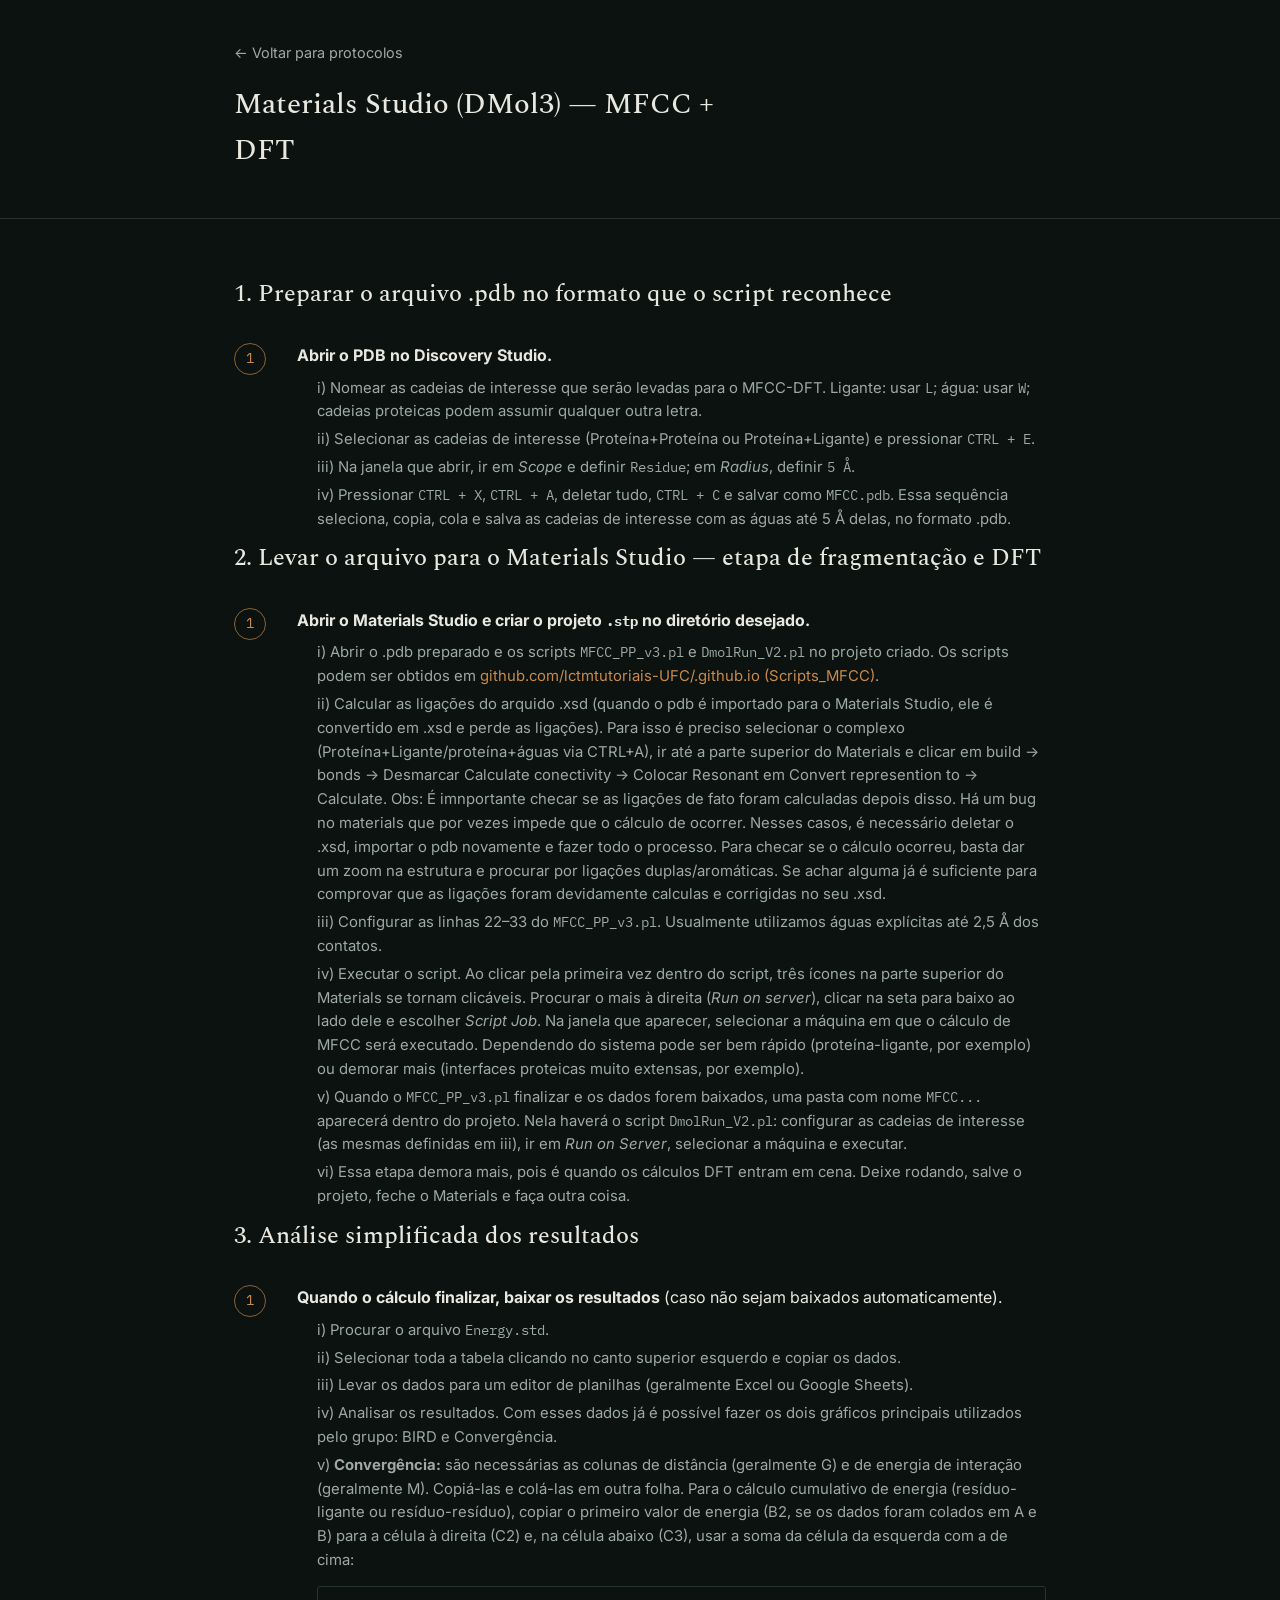
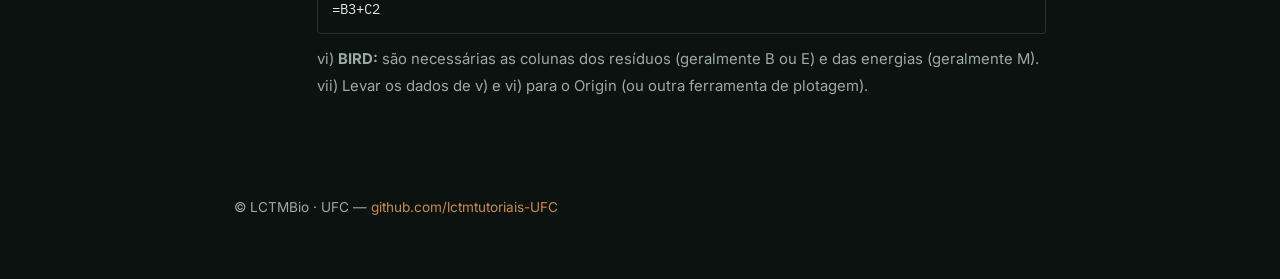
<file: protocolos/mfcc-dft.html>
<!DOCTYPE html>
<html lang="pt-BR">
<head>
<meta charset="UTF-8">
<meta name="viewport" content="width=device-width, initial-scale=1.0">
<title>Materials Studio (DMol3) — MFCC + DFT — LCTMBio</title>
<link rel="preconnect" href="https://fonts.googleapis.com">
<link rel="preconnect" href="https://fonts.gstatic.com" crossorigin>
<link href="https://fonts.googleapis.com/css2?family=Spectral:wght@400;500;600&family=Inter:wght@400;500;600&family=IBM+Plex+Mono:wght@400;500&display=swap" rel="stylesheet">
<link rel="stylesheet" href="../assets/style.css">
<style>
  .substeps { list-style: none; margin: .6rem 0 0; padding-left: 0; }
  .substeps li { margin-bottom: .5rem; }
</style>
</head>
<body>

<header class="page-header">
  <div class="wrap">
    <a class="back-link" href="https://lctmtutoriais-ufc.github.io/.github.io/">← Voltar para protocolos</a>
    <h1>Materials Studio (DMol3) — MFCC + DFT</h1>
  </div>
</header>

<section>
  <div class="wrap">

    <h2>1. Preparar o arquivo .pdb no formato que o script reconhece</h2>
    <ol class="steps">
      <li>
        <strong>Abrir o PDB no Discovery Studio.</strong>
        <ul class="substeps">
          <li>i) Nomear as cadeias de interesse que serão levadas para o MFCC-DFT. Ligante: usar <code>L</code>; água: usar <code>W</code>; cadeias proteicas podem assumir qualquer outra letra.</li>
          <li>ii) Selecionar as cadeias de interesse (Proteína+Proteína ou Proteína+Ligante) e pressionar <code>CTRL + E</code>.</li>
          <li>iii) Na janela que abrir, ir em <em>Scope</em> e definir <code>Residue</code>; em <em>Radius</em>, definir <code>5 Å</code>.</li>
          <li>iv) Pressionar <code>CTRL + X</code>, <code>CTRL + A</code>, deletar tudo, <code>CTRL + C</code> e salvar como <code>MFCC.pdb</code>. Essa sequência seleciona, copia, cola e salva as cadeias de interesse com as águas até 5 Å delas, no formato .pdb.</li>
        </ul>
      </li>
    </ol>

    <h2>2. Levar o arquivo para o Materials Studio — etapa de fragmentação e DFT</h2>
    <ol class="steps">
      <li>
        <strong>Abrir o Materials Studio e criar o projeto <code>.stp</code> no diretório desejado.</strong>
        <ul class="substeps">
          <li>i) Abrir o .pdb preparado e os scripts <code>MFCC_PP_v3.pl</code> e <code>DmolRun_V2.pl</code> no projeto criado. Os scripts podem ser obtidos em <a href="https://github.com/lctmtutoriais-UFC/.github.io/tree/051d0c1ff92ef6a85038f823a9f6a5e8ff3a266d/Scripts_MFCC">github.com/lctmtutoriais-UFC/.github.io (Scripts_MFCC)</a>.</li>
          <li>ii) Calcular as ligações do arquido .xsd (quando o pdb é importado para o Materials Studio, ele é convertido em .xsd e perde as ligações). Para isso é preciso selecionar o complexo (Proteína+Ligante/proteína+águas via CTRL+A), ir até a parte superior do Materials e clicar em build -> bonds -> Desmarcar Calculate conectivity -> Colocar Resonant em Convert represention to -> Calculate. Obs: É imnportante checar se as ligações de fato foram calculadas depois disso. Há um bug no materials que por vezes impede que o cálculo de ocorrer. Nesses casos, é necessário deletar o .xsd, importar o pdb novamente e fazer todo o processo. Para checar se o cálculo ocorreu, basta dar um zoom na estrutura e procurar por ligações duplas/aromáticas. Se achar alguma já é suficiente para comprovar que as ligações foram devidamente calculas e corrigidas no seu .xsd.</li>
          <li>iii) Configurar as linhas 22–33 do <code>MFCC_PP_v3.pl</code>. Usualmente utilizamos águas explícitas até 2,5 Å dos contatos.</li>
          <li>iv) Executar o script. Ao clicar pela primeira vez dentro do script, três ícones na parte superior do Materials se tornam clicáveis. Procurar o mais à direita (<em>Run on server</em>), clicar na seta para baixo ao lado dele e escolher <em>Script Job</em>. Na janela que aparecer, selecionar a máquina em que o cálculo de MFCC será executado. Dependendo do sistema pode ser bem rápido (proteína-ligante, por exemplo) ou demorar mais (interfaces proteicas muito extensas, por exemplo).</li>
          <li>v) Quando o <code>MFCC_PP_v3.pl</code> finalizar e os dados forem baixados, uma pasta com nome <code>MFCC...</code> aparecerá dentro do projeto. Nela haverá o script <code>DmolRun_V2.pl</code>: configurar as cadeias de interesse (as mesmas definidas em iii), ir em <em>Run on Server</em>, selecionar a máquina e executar.</li>
          <li>vi) Essa etapa demora mais, pois é quando os cálculos DFT entram em cena. Deixe rodando, salve o projeto, feche o Materials e faça outra coisa.</li>
        </ul>
      </li>
    </ol>

    <h2>3. Análise simplificada dos resultados</h2>
    <ol class="steps">
      <li>
        <strong>Quando o cálculo finalizar, baixar os resultados</strong> (caso não sejam baixados automaticamente).
        <ul class="substeps">
          <li>i) Procurar o arquivo <code>Energy.std</code>.</li>
          <li>ii) Selecionar toda a tabela clicando no canto superior esquerdo e copiar os dados.</li>
          <li>iii) Levar os dados para um editor de planilhas (geralmente Excel ou Google Sheets).</li>
          <li>iv) Analisar os resultados. Com esses dados já é possível fazer os dois gráficos principais utilizados pelo grupo: BIRD e Convergência.</li>
          <li>
            v) <strong>Convergência:</strong> são necessárias as colunas de distância (geralmente G) e de energia de interação (geralmente M). Copiá-las e colá-las em outra folha. Para o cálculo cumulativo de energia (resíduo-ligante ou resíduo-resíduo), copiar o primeiro valor de energia (B2, se os dados foram colados em A e B) para a célula à direita (C2) e, na célula abaixo (C3), usar a soma da célula da esquerda com a de cima:
<pre>=B3+C2</pre>
          </li>
          <li>vi) <strong>BIRD:</strong> são necessárias as colunas dos resíduos (geralmente B ou E) e das energias (geralmente M).</li>
          <li>vii) Levar os dados de v) e vi) para o Origin (ou outra ferramenta de plotagem).</li>
        </ul>
      </li>
    </ol>

  </div>
</section>

<footer>
  <div class="wrap">
    © LCTMBio · UFC — <a href="https://github.com/lctmtutoriais-UFC">github.com/lctmtutoriais-UFC</a>
  </div>
</footer>

</body>
</html>
</file>
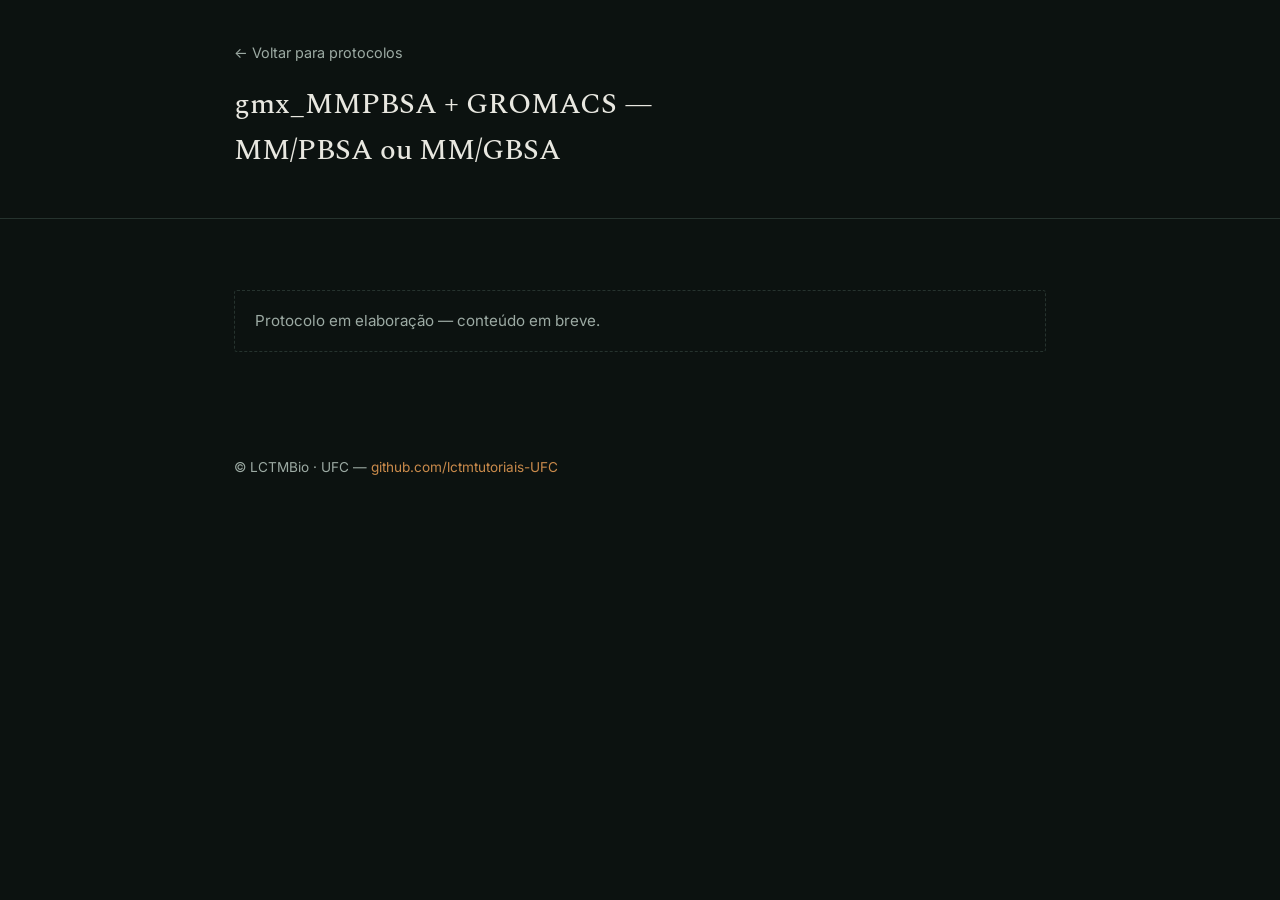
<file: protocolos/mmpbsa-gbsa.html>
<!DOCTYPE html>
<html lang="pt-BR">
<head>
<meta charset="UTF-8">
<meta name="viewport" content="width=device-width, initial-scale=1.0">
<title>gmx_MMPBSA + GROMACS — MM/PBSA ou MM/GBSA — LCTMBio</title>
<link rel="preconnect" href="https://fonts.googleapis.com">
<link rel="preconnect" href="https://fonts.gstatic.com" crossorigin>
<link href="https://fonts.googleapis.com/css2?family=Spectral:wght@400;500;600&family=Inter:wght@400;500;600&family=IBM+Plex+Mono:wght@400;500&display=swap" rel="stylesheet">
<link rel="stylesheet" href="../assets/style.css">
</head>
<body>

<header class="page-header">
  <div class="wrap">
    <a class="back-link" href="../index.html#protocolos">← Voltar para protocolos</a>
    <h1>gmx_MMPBSA + GROMACS — MM/PBSA ou MM/GBSA</h1>
  </div>
</header>

<section>
  <div class="wrap">
    <p class="pub-placeholder">Protocolo em elaboração — conteúdo em breve.</p>
  </div>
</section>

<footer>
  <div class="wrap">
    © LCTMBio · UFC — <a href="https://github.com/lctmtutoriais-UFC">github.com/lctmtutoriais-UFC</a>
  </div>
</footer>

</body>
</html>
</file>
<file: assets/style.css>
:root{
  --bg: #0C1210;
  --bg-panel: #121A17;
  --ink: #E8E7E0;
  --ink-dim: #9CAAA3;
  --line: #26332E;
  --accent: #C98A4B;
  --accent-dim: #8A6336;
}
*{box-sizing:border-box;}
html{scroll-behavior:smooth;}
body{
  margin:0;
  background:var(--bg);
  color:var(--ink);
  font-family:'Inter',sans-serif;
  line-height:1.6;
}
h1,h2,h3{
  font-family:'Spectral',serif;
  font-weight:500;
  margin:0 0 .4em;
}
a{color:var(--accent);text-decoration:none;}
a:hover{text-decoration:underline;}
.wrap{max-width:860px;margin:0 auto;padding:0 24px;}

/* --- Home header --- */
header.hero{
  border-bottom:1px solid var(--line);
  padding:72px 0 56px;
}
header.hero p.kicker{color:var(--ink-dim);margin:0 0 10px;font-size:.95rem;}
header.hero h1{font-size:2.3rem;max-width:14ch;}
header.hero p.desc{max-width:60ch;color:var(--ink-dim);font-size:1.05rem;margin-top:14px;}
nav{margin-top:28px;display:flex;gap:22px;flex-wrap:wrap;font-size:.95rem;}

/* --- Protocol-page header (simpler, with back link) --- */
header.page-header{
  border-bottom:1px solid var(--line);
  padding:40px 0 32px;
}
.back-link{
  display:inline-block;
  color:var(--ink-dim);
  font-size:.9rem;
  margin-bottom:18px;
}
.back-link:hover{color:var(--accent);}
header.page-header h1{font-size:1.8rem;max-width:34ch;}

section{padding:56px 0;border-bottom:1px solid var(--line);}
section:last-of-type{border-bottom:none;}
section h2{font-size:1.5rem;margin-bottom:26px;}

/* --- Research lines --- */
.lines{display:grid;grid-template-columns:1fr;gap:18px;}
.line-item{border:1px solid var(--line);background:var(--bg-panel);padding:20px 24px;border-radius:3px;}
.line-item h3{font-size:1.05rem;color:var(--ink);}
.line-item p{margin:0 0 8px;color:var(--ink-dim);font-size:.93rem;}
.line-item p:last-child{margin-bottom:0;}

.pub-placeholder{color:var(--ink-dim);font-size:.95rem;border:1px dashed var(--line);padding:18px 20px;border-radius:3px;}

.protocol-intro{color:var(--ink-dim);max-width:65ch;}

/* --- Protocol index list (on homepage) --- */
.protocol-list{list-style:none;margin:30px 0 0;padding:0;display:flex;flex-direction:column;gap:12px;}
.protocol-list li{border:1px solid var(--line);border-radius:3px;background:var(--bg-panel);}
.protocol-list a{
  display:flex;align-items:center;gap:16px;
  padding:16px 20px;color:var(--ink);text-decoration:none;
}
.protocol-list a:hover{border-color:var(--accent-dim);}
.protocol-list a:hover .protocol-num{color:var(--accent);border-color:var(--accent);}
.protocol-num{
  flex:none;width:30px;height:30px;border-radius:50%;
  border:1px solid var(--line);color:var(--ink-dim);
  font-family:'IBM Plex Mono',monospace;font-size:.85rem;
  display:flex;align-items:center;justify-content:center;
}
.protocol-title{flex:1;font-size:.98rem;}
.status-pill{
  flex:none;font-family:'IBM Plex Mono',monospace;font-size:.72rem;
  color:var(--ink-dim);border:1px solid var(--line);border-radius:12px;
  padding:3px 10px;
}

/* --- Stepped protocol content --- */
ol.steps{list-style:none;counter-reset:step;padding:0;margin:30px 0 0;}
ol.steps > li{counter-increment:step;position:relative;padding:0 0 30px 48px;border-left:1px solid var(--line);margin-left:14px;}
ol.steps > li:last-child{border-left:1px solid transparent;padding-bottom:0;}
ol.steps > li::before{
  content:counter(step);position:absolute;left:-15px;top:0;
  width:30px;height:30px;border-radius:50%;background:var(--bg);
  border:1px solid var(--accent-dim);color:var(--accent);
  font-family:'IBM Plex Mono',monospace;font-size:.85rem;
  display:flex;align-items:center;justify-content:center;
}
ol.steps h3{font-size:1.05rem;margin-bottom:8px;}
ol.steps p{margin:0 0 8px;color:var(--ink-dim);font-size:.93rem;}
ol.steps ul{margin:8px 0;padding-left:20px;color:var(--ink-dim);font-size:.93rem;}
ol.steps ul li{margin-bottom:4px;}

code, pre{font-family:'IBM Plex Mono',monospace;font-size:.85rem;}
pre{background:var(--bg);border:1px solid var(--line);padding:12px 14px;border-radius:3px;overflow-x:auto;color:var(--ink);}
code.inline{background:var(--bg);border:1px solid var(--line);padding:1px 6px;border-radius:3px;}

footer{padding:34px 0 60px;color:var(--ink-dim);font-size:.85rem;}
</file>
